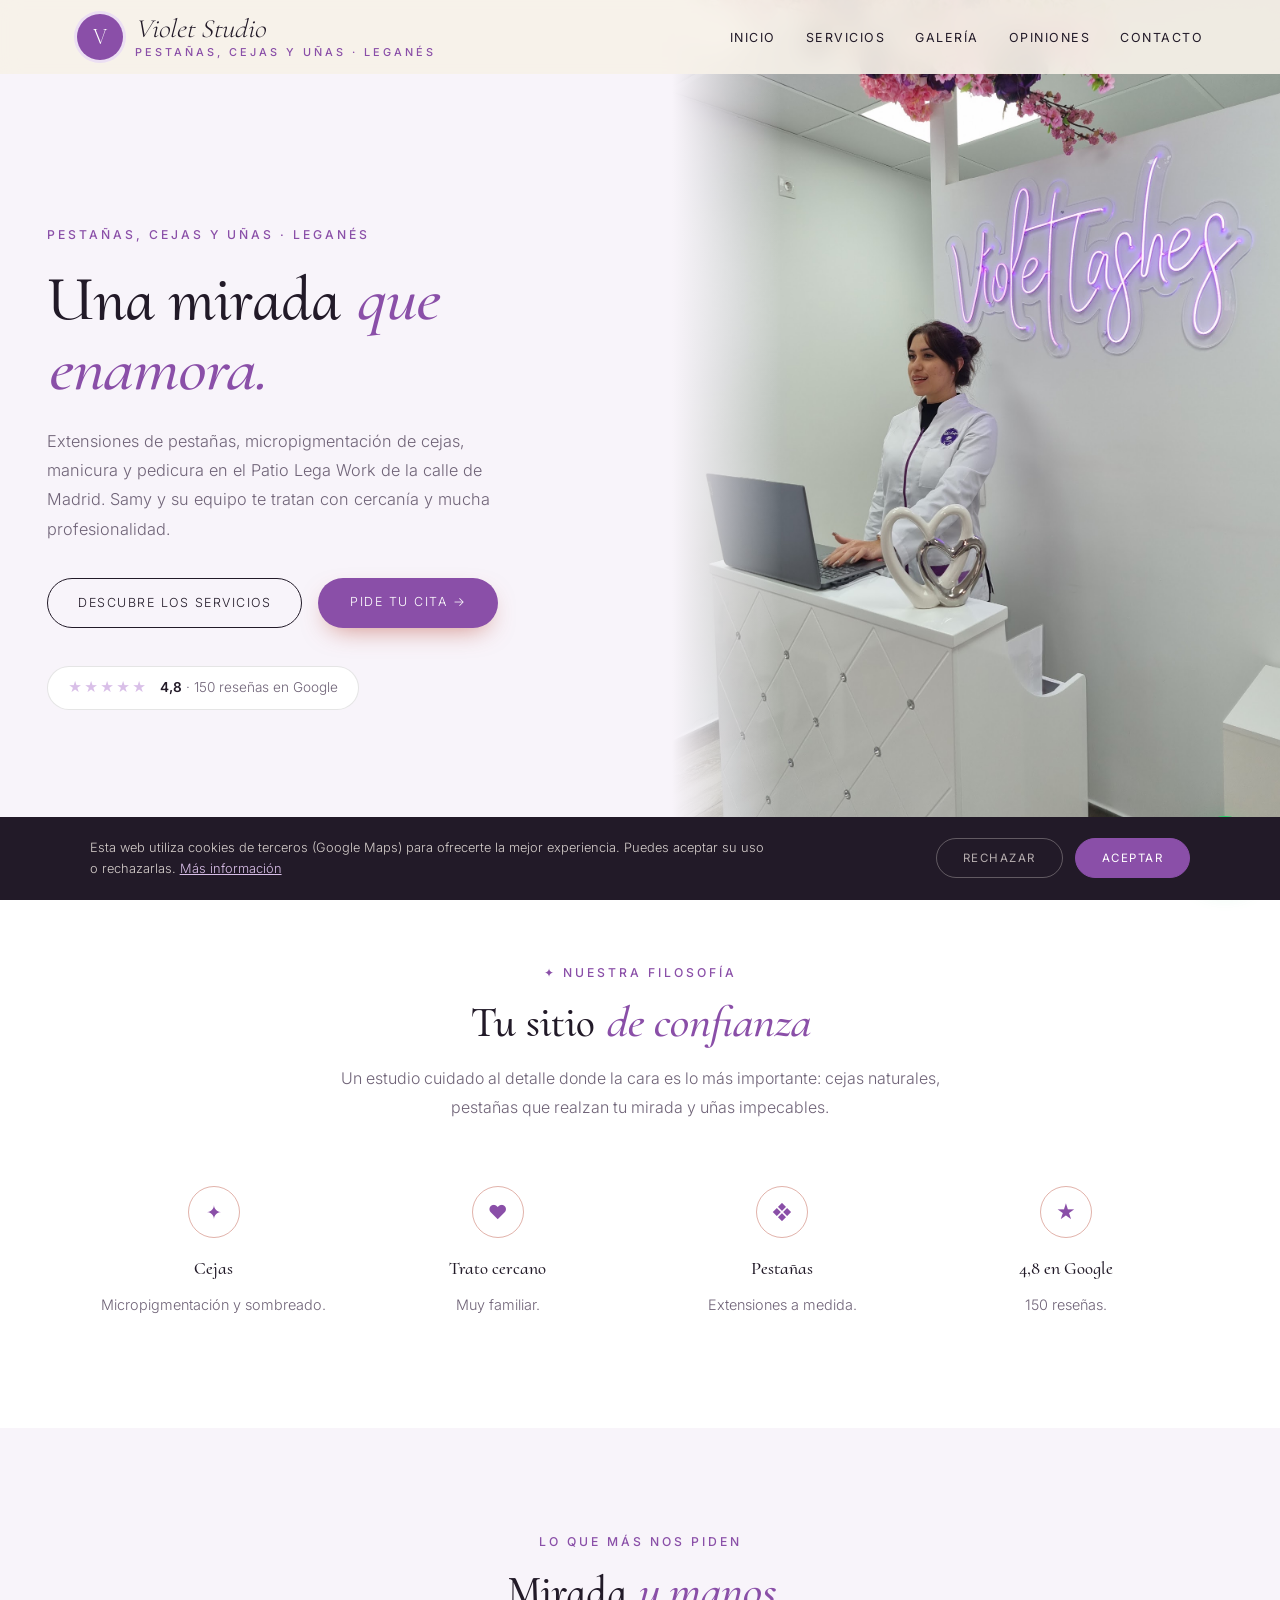
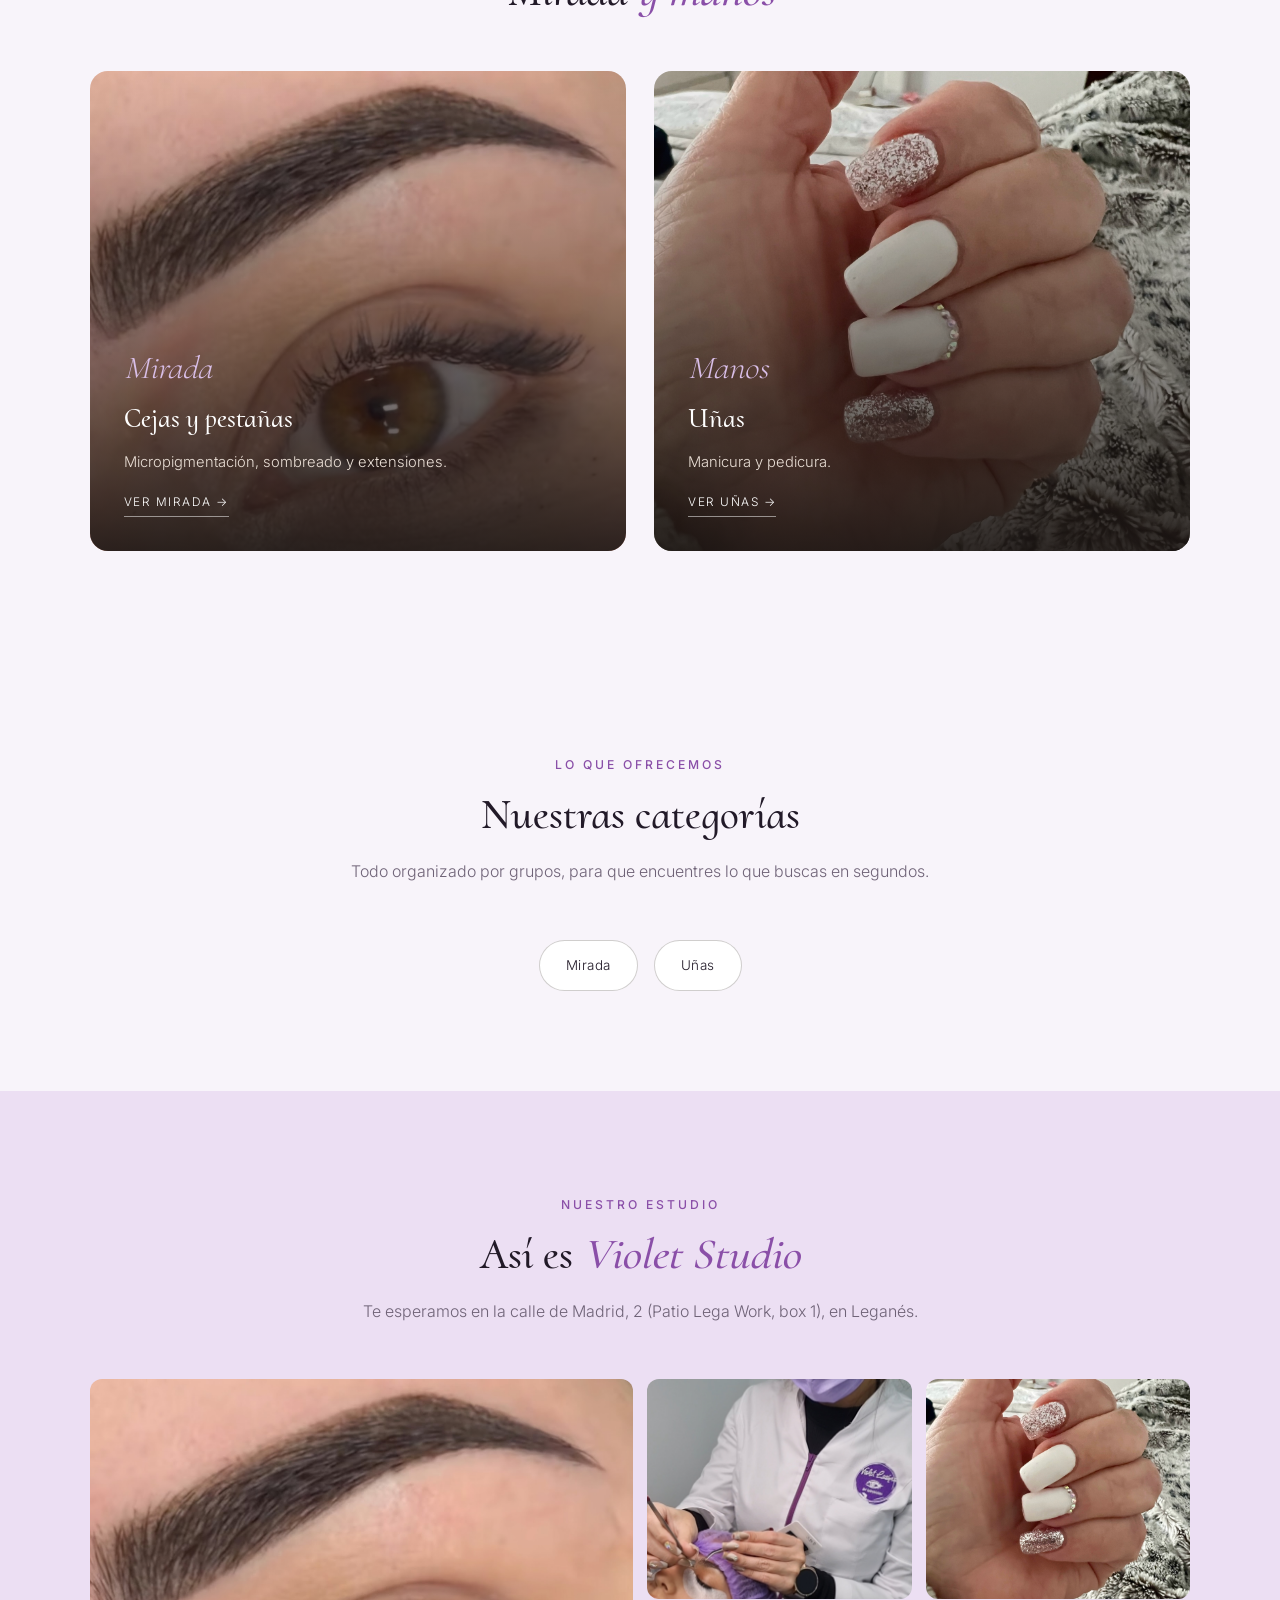
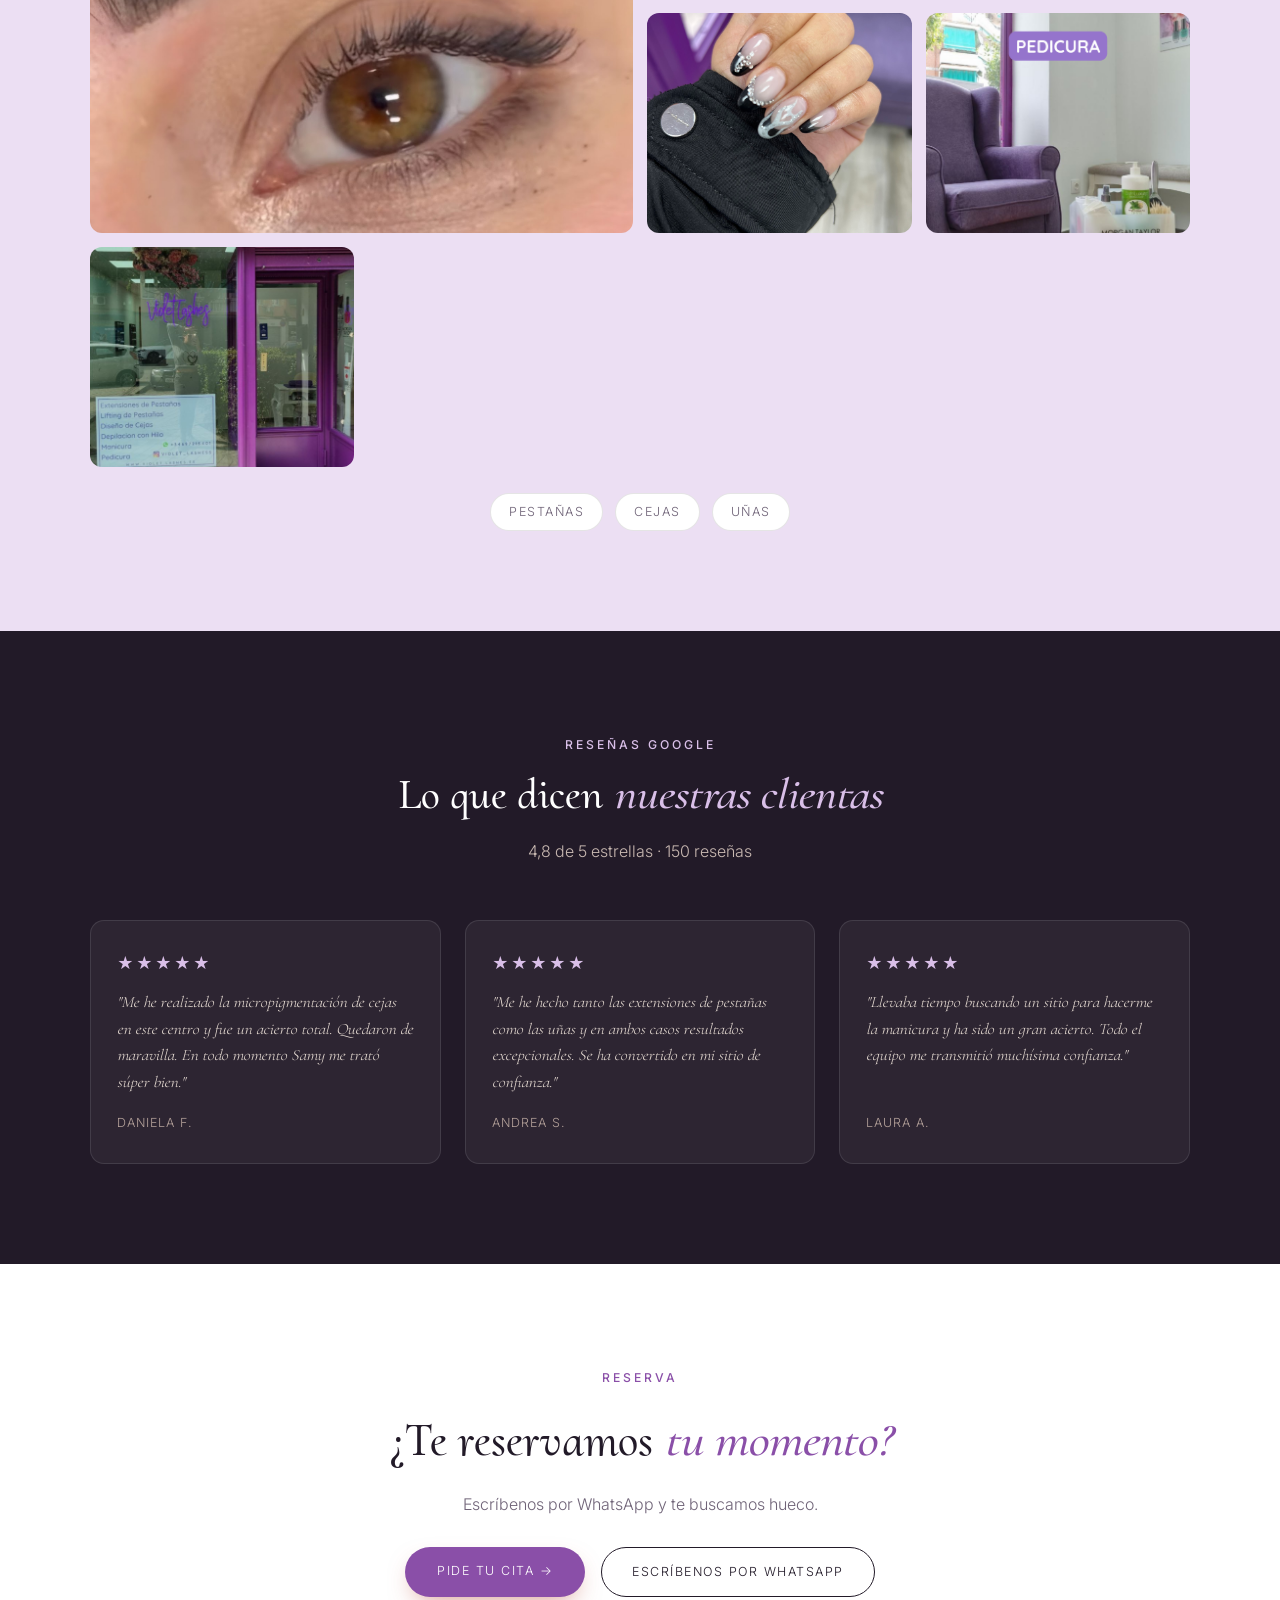
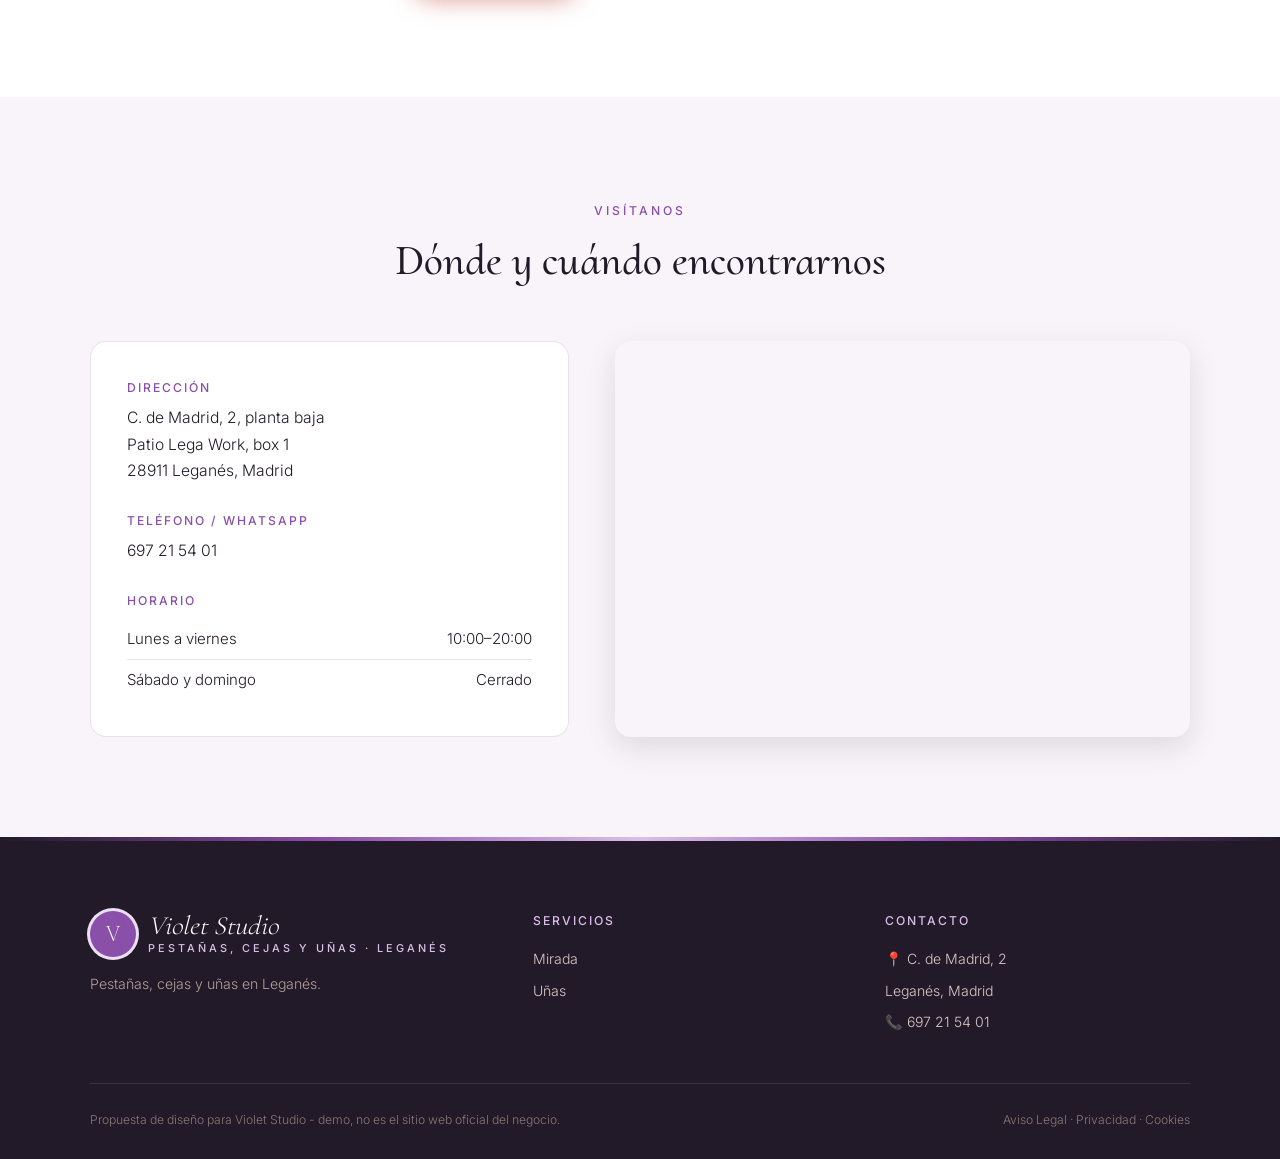
<file: index.html>
<!DOCTYPE html>
<html lang="es">
<head>
<meta charset="UTF-8">
<meta name="viewport" content="width=device-width, initial-scale=1.0">
<title>Violet Studio — Extensiones de pestañas, micropigmentación de cejas y uñas en Leganés</title>
<meta name="description" content="Violet Studio (Violet Lashes), en C. de Madrid 2, Patio Lega Work, Leganés. Extensiones de pestañas, micropigmentación y sombreado de cejas, manicura y pedicura. 4,8★ con 150 reseñas en Google.">
<meta name="theme-color" content="#221a28">
<meta property="og:title" content="Violet Studio · Leganés">
<meta property="og:image" content="maps_02.jpg">

<link rel="preconnect" href="https://fonts.googleapis.com"><link rel="preconnect" href="https://fonts.gstatic.com" crossorigin><link href="https://fonts.googleapis.com/css2?family=Cormorant+Upright:wght@500;600&family=Inter:wght@300;400;500;600&display=swap" rel="stylesheet">
<link rel="stylesheet" href="styles.css">
</head>
<body>

<header id="header">
  <a href="index.html" class="logo" aria-label="Violet Studio, inicio"><span class="logo-mark">V</span><span class="logo-text"><span class="script">Violet Studio</span><small>pestañas, cejas y uñas · Leganés</small></span></a>
  <nav id="nav" aria-label="Navegación principal"><ul><li><a href="index.html#inicio">Inicio</a></li><li><a href="servicios.html">Servicios</a></li><li><a href="index.html#galeria">Galería</a></li><li><a href="index.html#opiniones">Opiniones</a></li><li><a href="index.html#contacto">Contacto</a></li></ul></nav><button class="nav-toggle" id="navToggle" aria-label="Abrir menú">☰</button>
</header>

<section class="hero" id="inicio">
  <div class="hero-text">
    <span class="eyebrow">Pestañas, cejas y uñas · Leganés</span>
    <h1>Una mirada <em>que enamora.</em></h1>
    <p>Extensiones de pestañas, micropigmentación de cejas, manicura y pedicura en el Patio Lega Work de la calle de Madrid. Samy y su equipo te tratan con cercanía y mucha profesionalidad.</p>
    <div class="hero-ctas">
      <a href="servicios.html" class="btn-outline">Descubre los servicios</a>
      <a href="https://wa.me/34697215401?text=Hola%2C%20quiero%20pedir%20cita%20en%20Violet%20Studio" class="btn-solid" target="_blank" rel="noopener">Pide tu cita →</a>
    </div>
    <a class="hero-rating" href="https://www.google.com/maps/search/?api=1&query=Violet+Studio,+Calle+de+Madrid+2,+Leganes" target="_blank" rel="noopener"><span class="stars">★★★★★</span><span><strong>4,8</strong> · 150 reseñas en Google</span></a>
  </div>
  <div class="hero-img"><img src="maps_02.jpg" alt="Recepción de Violet Studio en Leganés" style="object-position:center 40%;"></div>
</section>

<section class="trust">
  <div class="section-head">
    <span class="eyebrow">✦ Nuestra filosofía</span>
    <h2>Tu sitio <em>de confianza</em></h2>
    <p>Un estudio cuidado al detalle donde la cara es lo más importante: cejas naturales, pestañas que realzan tu mirada y uñas impecables.</p>
  </div>
  <div class="trust-grid">
    <div class="trust-card"><span class="trust-ic">✦</span><h3>Cejas</h3><p>Micropigmentación y sombreado.</p></div>
    <div class="trust-card"><span class="trust-ic">♥</span><h3>Trato cercano</h3><p>Muy familiar.</p></div>
    <div class="trust-card"><span class="trust-ic">❖</span><h3>Pestañas</h3><p>Extensiones a medida.</p></div>
    <div class="trust-card"><span class="trust-ic">★</span><h3>4,8 en Google</h3><p>150 reseñas.</p></div>
  </div>
</section>

<section class="worlds">
  <div class="section-head">
    <span class="eyebrow">Lo que más nos piden</span>
    <h2>Mirada <em>y manos</em></h2>
  </div>
  <div class="worlds-grid">
    <a href="servicios.html#mirada" class="world-card"><img src="maps_08.jpg" alt="Cejas y pestañas"><div class="world-text"><span class="script">Mirada</span><h3>Cejas y pestañas</h3><p>Micropigmentación, sombreado y extensiones.</p><span class="world-link">Ver mirada →</span></div></a>
    <a href="servicios.html#unas" class="world-card"><img src="maps_05.jpg" alt="Uñas"><div class="world-text"><span class="script">Manos</span><h3>Uñas</h3><p>Manicura y pedicura.</p><span class="world-link">Ver uñas →</span></div></a>
  </div>
</section>

<section>
  <div class="section-head">
    <span class="eyebrow">Lo que ofrecemos</span>
    <h2>Nuestras categorías</h2>
    <p>Todo organizado por grupos, para que encuentres lo que buscas en segundos.</p>
  </div>
  <div class="cat-pills">
    <a href="servicios.html#mirada" class="cat-pill">Mirada</a>
    <a href="servicios.html#unas" class="cat-pill">Uñas</a>
  </div>
</section>

<section class="gallery-wrap" id="galeria">
  <div class="section-head">
    <span class="eyebrow">Nuestro estudio</span>
    <h2>Así es <em>Violet Studio</em></h2>
    <p>Te esperamos en la calle de Madrid, 2 (Patio Lega Work, box 1), en Leganés.</p>
  </div>
  <div class="gallery">
    <figure class="big"><img src="maps_08.jpg" alt="Cejas y pestañas" loading="lazy"></figure>
    <figure><img src="maps_10.jpg" alt="Extensiones de pestañas" loading="lazy"></figure>
    <figure><img src="maps_05.jpg" alt="Manicura con brillo" loading="lazy"></figure>
    <figure><img src="maps_07.jpg" alt="Uñas decoradas" loading="lazy"></figure>
    <figure><img src="maps_03.jpg" alt="Zona de pedicura" loading="lazy"></figure>
    <figure><img src="maps_01.jpg" alt="Fachada de Violet Studio" loading="lazy"></figure>
  </div>
  <div class="brands"><span>Pestañas</span><span>Cejas</span><span>Uñas</span></div>
</section>

<section class="reviews-wrap" id="opiniones">
  <div class="section-head">
    <span class="eyebrow">Reseñas Google</span>
    <h2>Lo que dicen <em>nuestras clientas</em></h2>
    <p>4,8 de 5 estrellas · 150 reseñas</p>
  </div>
  <div class="review-grid">
    <div class="review-card"><div class="stars">★★★★★</div><p>"Me he realizado la micropigmentación de cejas en este centro y fue un acierto total. Quedaron de maravilla. En todo momento Samy me trató súper bien."</p><cite>Daniela F.</cite></div>
    <div class="review-card"><div class="stars">★★★★★</div><p>"Me he hecho tanto las extensiones de pestañas como las uñas y en ambos casos resultados excepcionales. Se ha convertido en mi sitio de confianza."</p><cite>Andrea S.</cite></div>
    <div class="review-card"><div class="stars">★★★★★</div><p>"Llevaba tiempo buscando un sitio para hacerme la manicura y ha sido un gran acierto. Todo el equipo me transmitió muchísima confianza."</p><cite>Laura A.</cite></div>
  </div>
</section>

<section class="cta-section">
  <span class="eyebrow">Reserva</span>
  <h2>¿Te reservamos <em>tu momento?</em></h2>
  <p>Escríbenos por WhatsApp y te buscamos hueco.</p>
  <div class="cta-row">
    <a href="https://wa.me/34697215401?text=Hola%2C%20quiero%20pedir%20cita%20en%20Violet%20Studio" class="btn-solid" target="_blank" rel="noopener">Pide tu cita →</a>
    <a href="https://wa.me/34697215401?text=Hola%2C%20quiero%20pedir%20cita%20en%20Violet%20Studio" class="btn-outline" target="_blank" rel="noopener">Escríbenos por WhatsApp</a>
  </div>
</section>

<section class="contact-section" id="contacto">
  <div class="section-head">
    <span class="eyebrow">Visítanos</span>
    <h2>Dónde y cuándo encontrarnos</h2>
  </div>
  <div class="contact-grid">
    <div class="contact-info">
      <div class="contact-block"><h3>Dirección</h3><p>C. de Madrid, 2, planta baja<br>Patio Lega Work, box 1<br>28911 Leganés, Madrid</p></div>
      <div class="contact-block"><h3>Teléfono / WhatsApp</h3><p><a href="tel:+34697215401">697 21 54 01</a></p></div>
      <div class="contact-block"><h3>Horario</h3><ul class="hours-list"><li><span>Lunes a viernes</span><span>10:00–20:00</span></li><li><span>Sábado y domingo</span><span>Cerrado</span></li></ul></div>
      
    </div>
    <div class="contact-map">
      <iframe title="Mapa de Violet Studio" src="https://www.google.com/maps?q=Violet+Studio,+Calle+de+Madrid+2,+Leganes&output=embed" width="100%" height="100%" style="border:0;" allowfullscreen="" loading="lazy" referrerpolicy="no-referrer-when-downgrade"></iframe>
    </div>
  </div>
</section>

<footer>
  <div class="footer-grid">
    <div class="footer-brand">
      <a href="index.html" class="logo light"><span class="logo-mark">V</span><span class="logo-text"><span class="script">Violet Studio</span><small>pestañas, cejas y uñas · Leganés</small></span></a>
      <p>Pestañas, cejas y uñas en Leganés.</p>
    </div>
    <div><h4>Servicios</h4><ul><li><a href="servicios.html#mirada">Mirada</a></li><li><a href="servicios.html#unas">Uñas</a></li></ul></div>
    <div><h4>Contacto</h4><ul><li>📍 C. de Madrid, 2</li><li>Leganés, Madrid</li><li>📞 <a href="tel:+34697215401">697 21 54 01</a></li></ul></div>
  </div>
  <div class="footer-bottom">
    <span>Propuesta de diseño para Violet Studio - demo, no es el sitio web oficial del negocio.</span>
    <span><a href="aviso-legal.html">Aviso Legal</a> &middot; <a href="politica-privacidad.html">Privacidad</a> &middot; <a href="politica-cookies.html">Cookies</a></span>
  </div>
</footer>

<div id="cookie-banner" class="cookie-banner"><p>Esta web utiliza cookies de terceros (Google Maps) para ofrecerte la mejor experiencia. Puedes aceptar su uso o rechazarlas. <a href="politica-cookies.html">Más información</a></p><div class="cookie-actions"><button onclick="setCookieChoice('rejected')" class="ck-reject">Rechazar</button><button onclick="setCookieChoice('accepted')" class="ck-accept">Aceptar</button></div></div>
<div class="social-fabs"><a class="wa-fab" href="https://wa.me/34697215401?text=Hola%2C%20quiero%20pedir%20cita%20en%20Violet%20Studio" target="_blank" rel="noopener" aria-label="Escribir por WhatsApp"><svg width="28" height="28" viewBox="0 0 24 24" fill="white"><path d="M17.5 14.4c-.3-.1-1.8-.9-2-1s-.5-.1-.7.1-.8 1-.9 1.2-.3.2-.6.1a8.2 8.2 0 0 1-2.4-1.5 9 9 0 0 1-1.7-2.1c-.2-.3 0-.5.1-.6l.4-.5.3-.5v-.5l-.9-2.2c-.2-.6-.5-.5-.7-.5h-.6a1.1 1.1 0 0 0-.8.4 3.4 3.4 0 0 0-1 2.5 5.9 5.9 0 0 0 1.2 3.1 13.5 13.5 0 0 0 5.2 4.6c2.6 1 2.6.7 3.1.6a2.6 2.6 0 0 0 1.7-1.2 2.1 2.1 0 0 0 .2-1.2c-.1-.1-.3-.2-.6-.3ZM12 21.8a9.8 9.8 0 0 1-5-1.4l-.4-.2-3.7 1 1-3.6-.2-.4A9.8 9.8 0 1 1 12 21.8Zm8.4-18.3A11.8 11.8 0 0 0 1.8 17.7L.2 23.8l6.3-1.6a11.8 11.8 0 0 0 5.6 1.4A11.8 11.8 0 0 0 20.4 3.5Z"/></svg></a></div>
<script src="main.js"></script>
</body>
</html>
</file>
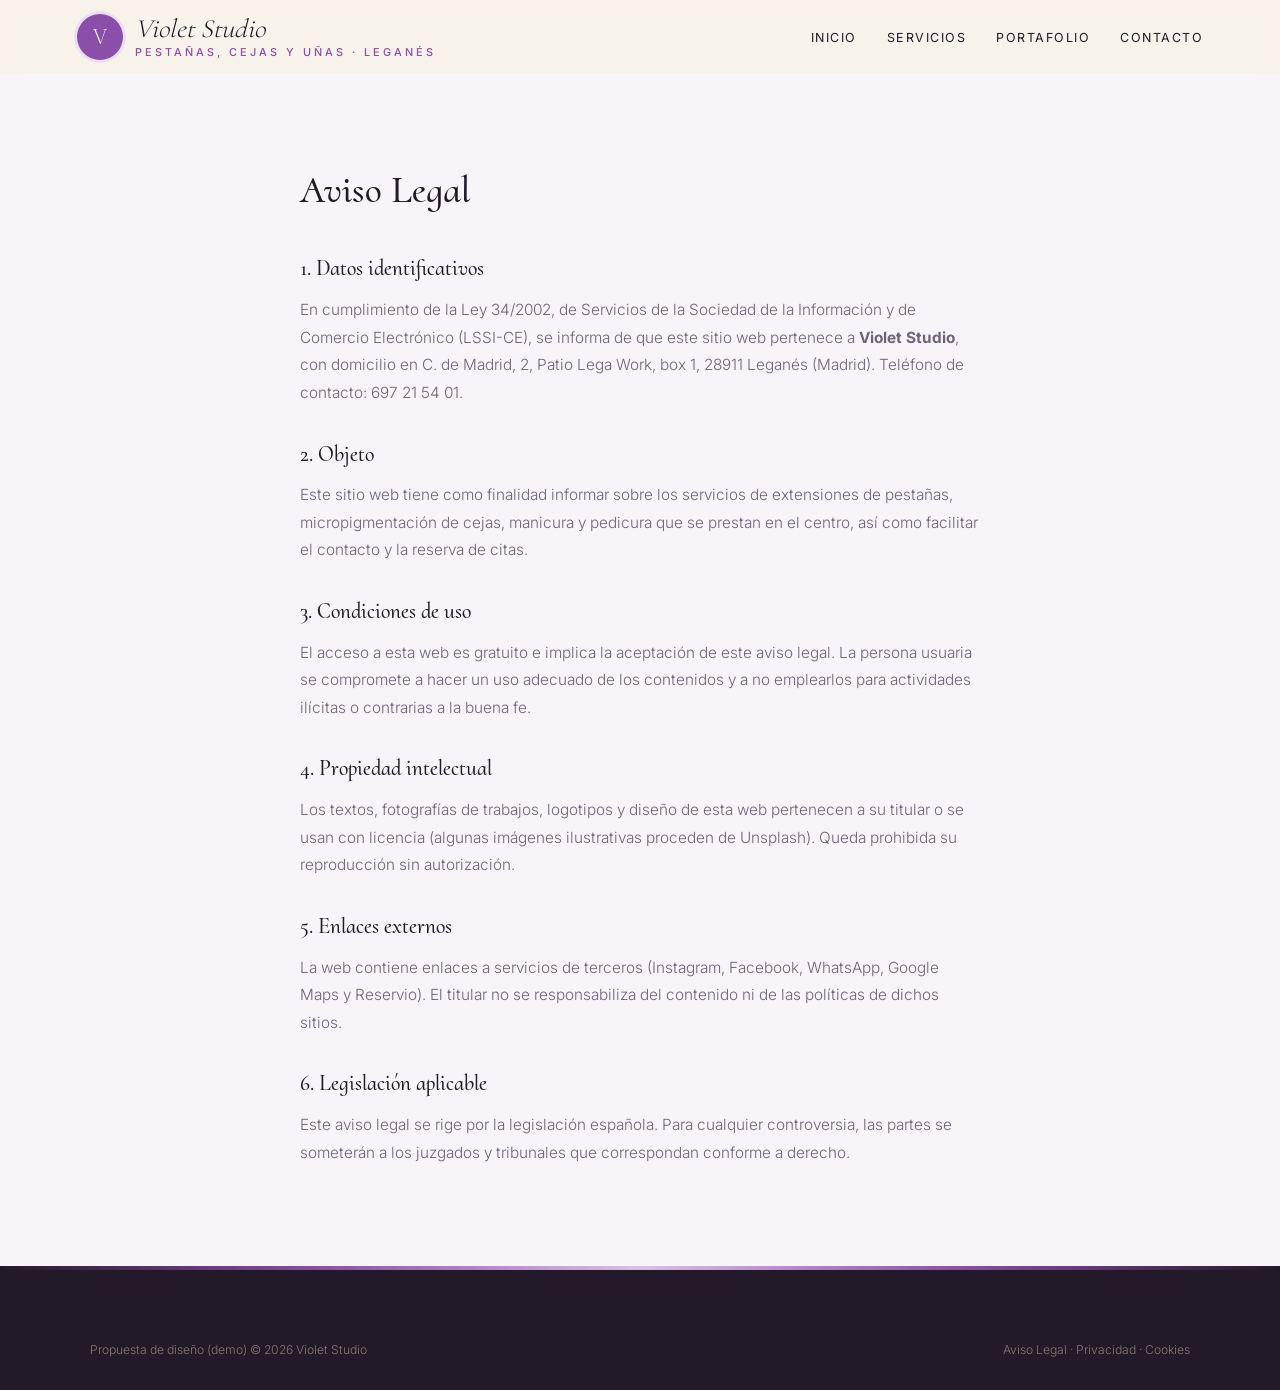
<file: aviso-legal.html>
<!DOCTYPE html>
<html lang="es">
<head>
<meta charset="UTF-8">
<meta name="viewport" content="width=device-width, initial-scale=1.0">
<title>Aviso Legal — Violet Studio</title>
<meta name="robots" content="noindex">

<link rel="preconnect" href="https://fonts.googleapis.com">
<link href="https://fonts.googleapis.com/css2?family=Cormorant+Upright:wght@500;600&family=Inter:wght@300;400;500;600&display=swap" rel="stylesheet">
<link rel="stylesheet" href="styles.css">
</head>
<body>
<header id="header" class="scrolled">
  <a href="index.html" class="logo" aria-label="Violet Studio, inicio">
    <span class="logo-mark">V</span>
    <span class="logo-text"><span class="script">Violet Studio</span><small>pestañas, cejas y uñas · Leganés</small></span>
  </a>
  <nav id="nav" aria-label="Navegación principal">
    <ul>
      <li><a href="index.html#inicio">Inicio</a></li>
      <li><a href="servicios.html">Servicios</a></li>
      <li><a href="portafolio.html">Portafolio</a></li>
      <li><a href="index.html#contacto">Contacto</a></li>
    </ul>
  </nav>
  <button class="nav-toggle" id="navToggle" aria-label="Abrir menú">☰</button>
</header>
<main class="legal"><h1>Aviso Legal</h1>
<h2>1. Datos identificativos</h2>
<p>En cumplimiento de la Ley 34/2002, de Servicios de la Sociedad de la Información y de Comercio Electrónico (LSSI-CE), se informa de que este sitio web pertenece a <strong>Violet Studio</strong>, con domicilio en C. de Madrid, 2, Patio Lega Work, box 1, 28911 Leganés (Madrid). Teléfono de contacto: 697 21 54 01.</p>
<h2>2. Objeto</h2>
<p>Este sitio web tiene como finalidad informar sobre los servicios de extensiones de pestañas, micropigmentación de cejas, manicura y pedicura que se prestan en el centro, así como facilitar el contacto y la reserva de citas.</p>
<h2>3. Condiciones de uso</h2>
<p>El acceso a esta web es gratuito e implica la aceptación de este aviso legal. La persona usuaria se compromete a hacer un uso adecuado de los contenidos y a no emplearlos para actividades ilícitas o contrarias a la buena fe.</p>
<h2>4. Propiedad intelectual</h2>
<p>Los textos, fotografías de trabajos, logotipos y diseño de esta web pertenecen a su titular o se usan con licencia (algunas imágenes ilustrativas proceden de Unsplash). Queda prohibida su reproducción sin autorización.</p>
<h2>5. Enlaces externos</h2>
<p>La web contiene enlaces a servicios de terceros (Instagram, Facebook, WhatsApp, Google Maps y Reservio). El titular no se responsabiliza del contenido ni de las políticas de dichos sitios.</p>
<h2>6. Legislación aplicable</h2>
<p>Este aviso legal se rige por la legislación española. Para cualquier controversia, las partes se someterán a los juzgados y tribunales que correspondan conforme a derecho.</p></main>
<footer>
  <div class="footer-bottom" style="margin-top:0">
    <span>Propuesta de diseño (demo) © 2026 Violet Studio</span>
    <span><a href="aviso-legal.html">Aviso Legal</a> &middot; <a href="politica-privacidad.html">Privacidad</a> &middot; <a href="politica-cookies.html">Cookies</a></span>
  </div>
</footer>
<script src="main.js"></script>
</body>
</html>
</file>
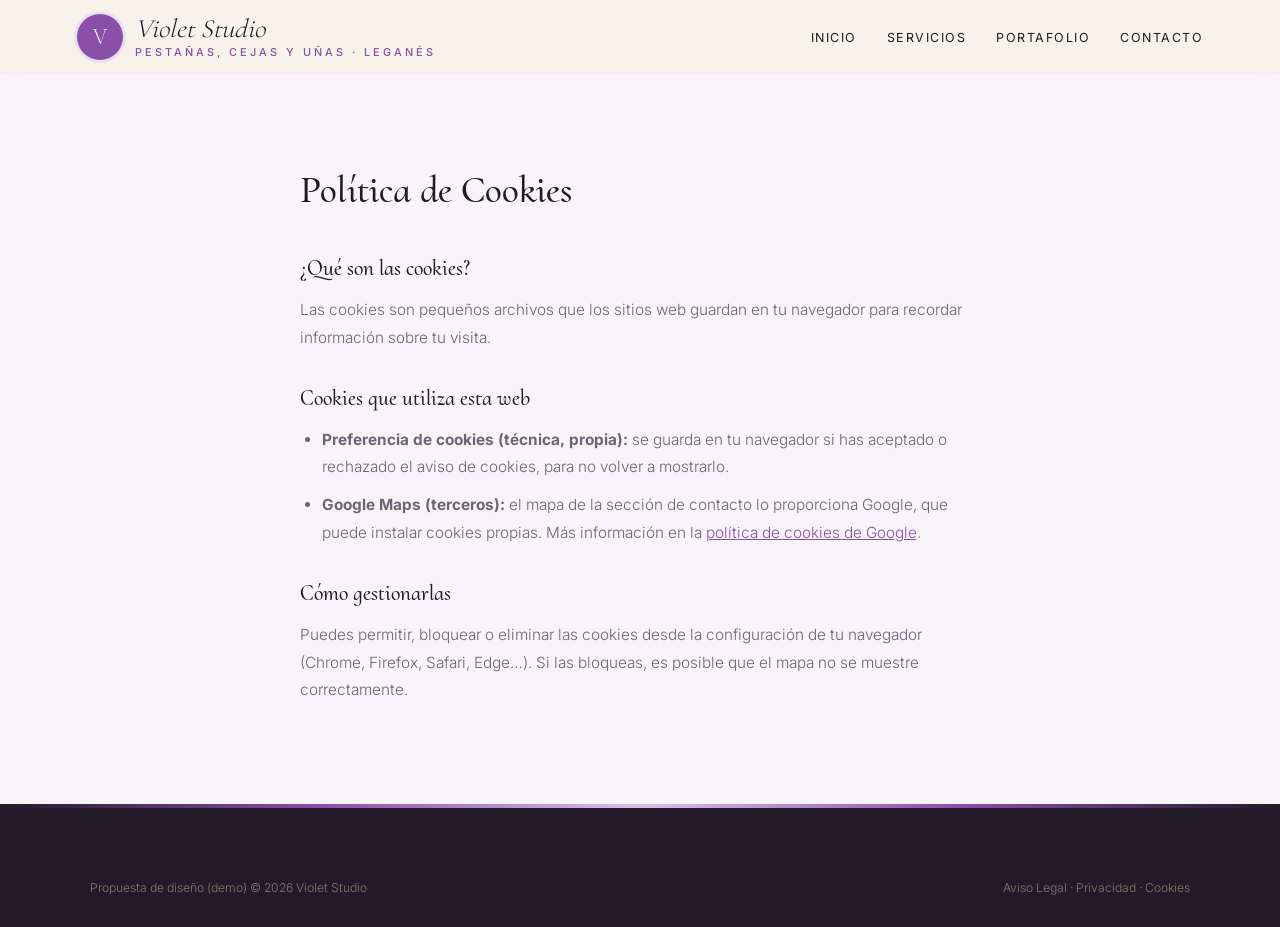
<file: politica-cookies.html>
<!DOCTYPE html>
<html lang="es">
<head>
<meta charset="UTF-8">
<meta name="viewport" content="width=device-width, initial-scale=1.0">
<title>Política de Cookies — Violet Studio</title>
<meta name="robots" content="noindex">

<link rel="preconnect" href="https://fonts.googleapis.com">
<link href="https://fonts.googleapis.com/css2?family=Cormorant+Upright:wght@500;600&family=Inter:wght@300;400;500;600&display=swap" rel="stylesheet">
<link rel="stylesheet" href="styles.css">
</head>
<body>
<header id="header" class="scrolled">
  <a href="index.html" class="logo" aria-label="Violet Studio, inicio">
    <span class="logo-mark">V</span>
    <span class="logo-text"><span class="script">Violet Studio</span><small>pestañas, cejas y uñas · Leganés</small></span>
  </a>
  <nav id="nav" aria-label="Navegación principal">
    <ul>
      <li><a href="index.html#inicio">Inicio</a></li>
      <li><a href="servicios.html">Servicios</a></li>
      <li><a href="portafolio.html">Portafolio</a></li>
      <li><a href="index.html#contacto">Contacto</a></li>
    </ul>
  </nav>
  <button class="nav-toggle" id="navToggle" aria-label="Abrir menú">☰</button>
</header>
<main class="legal"><h1>Política de Cookies</h1>
<h2>¿Qué son las cookies?</h2>
<p>Las cookies son pequeños archivos que los sitios web guardan en tu navegador para recordar información sobre tu visita.</p>
<h2>Cookies que utiliza esta web</h2>
<ul>
<li><strong>Preferencia de cookies (técnica, propia):</strong> se guarda en tu navegador si has aceptado o rechazado el aviso de cookies, para no volver a mostrarlo.</li>
<li><strong>Google Maps (terceros):</strong> el mapa de la sección de contacto lo proporciona Google, que puede instalar cookies propias. Más información en la <a href="https://policies.google.com/technologies/cookies" target="_blank" rel="noopener">política de cookies de Google</a>.</li>
</ul>
<h2>Cómo gestionarlas</h2>
<p>Puedes permitir, bloquear o eliminar las cookies desde la configuración de tu navegador (Chrome, Firefox, Safari, Edge…). Si las bloqueas, es posible que el mapa no se muestre correctamente.</p></main>
<footer>
  <div class="footer-bottom" style="margin-top:0">
    <span>Propuesta de diseño (demo) © 2026 Violet Studio</span>
    <span><a href="aviso-legal.html">Aviso Legal</a> &middot; <a href="politica-privacidad.html">Privacidad</a> &middot; <a href="politica-cookies.html">Cookies</a></span>
  </div>
</footer>
<script src="main.js"></script>
</body>
</html>
</file>
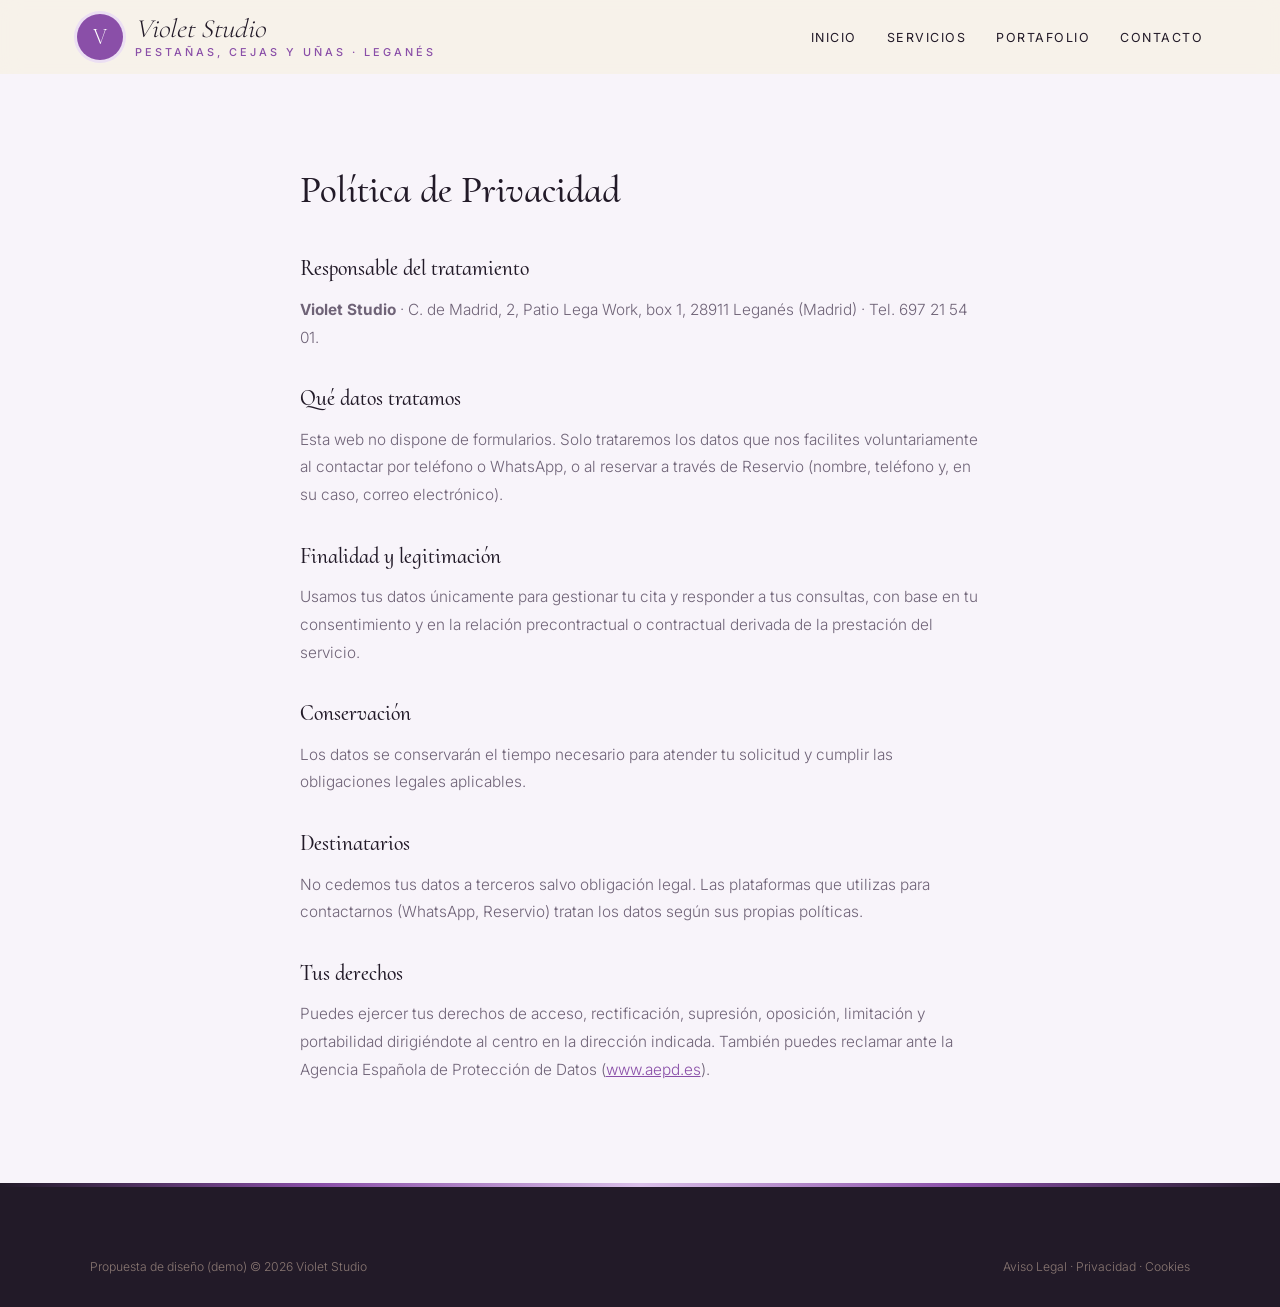
<file: politica-privacidad.html>
<!DOCTYPE html>
<html lang="es">
<head>
<meta charset="UTF-8">
<meta name="viewport" content="width=device-width, initial-scale=1.0">
<title>Política de Privacidad — Violet Studio</title>
<meta name="robots" content="noindex">

<link rel="preconnect" href="https://fonts.googleapis.com">
<link href="https://fonts.googleapis.com/css2?family=Cormorant+Upright:wght@500;600&family=Inter:wght@300;400;500;600&display=swap" rel="stylesheet">
<link rel="stylesheet" href="styles.css">
</head>
<body>
<header id="header" class="scrolled">
  <a href="index.html" class="logo" aria-label="Violet Studio, inicio">
    <span class="logo-mark">V</span>
    <span class="logo-text"><span class="script">Violet Studio</span><small>pestañas, cejas y uñas · Leganés</small></span>
  </a>
  <nav id="nav" aria-label="Navegación principal">
    <ul>
      <li><a href="index.html#inicio">Inicio</a></li>
      <li><a href="servicios.html">Servicios</a></li>
      <li><a href="portafolio.html">Portafolio</a></li>
      <li><a href="index.html#contacto">Contacto</a></li>
    </ul>
  </nav>
  <button class="nav-toggle" id="navToggle" aria-label="Abrir menú">☰</button>
</header>
<main class="legal"><h1>Política de Privacidad</h1>
<h2>Responsable del tratamiento</h2>
<p><strong>Violet Studio</strong> · C. de Madrid, 2, Patio Lega Work, box 1, 28911 Leganés (Madrid) · Tel. 697 21 54 01.</p>
<h2>Qué datos tratamos</h2>
<p>Esta web no dispone de formularios. Solo trataremos los datos que nos facilites voluntariamente al contactar por teléfono o WhatsApp, o al reservar a través de Reservio (nombre, teléfono y, en su caso, correo electrónico).</p>
<h2>Finalidad y legitimación</h2>
<p>Usamos tus datos únicamente para gestionar tu cita y responder a tus consultas, con base en tu consentimiento y en la relación precontractual o contractual derivada de la prestación del servicio.</p>
<h2>Conservación</h2>
<p>Los datos se conservarán el tiempo necesario para atender tu solicitud y cumplir las obligaciones legales aplicables.</p>
<h2>Destinatarios</h2>
<p>No cedemos tus datos a terceros salvo obligación legal. Las plataformas que utilizas para contactarnos (WhatsApp, Reservio) tratan los datos según sus propias políticas.</p>
<h2>Tus derechos</h2>
<p>Puedes ejercer tus derechos de acceso, rectificación, supresión, oposición, limitación y portabilidad dirigiéndote al centro en la dirección indicada. También puedes reclamar ante la Agencia Española de Protección de Datos (<a href="https://www.aepd.es" target="_blank" rel="noopener">www.aepd.es</a>).</p></main>
<footer>
  <div class="footer-bottom" style="margin-top:0">
    <span>Propuesta de diseño (demo) © 2026 Violet Studio</span>
    <span><a href="aviso-legal.html">Aviso Legal</a> &middot; <a href="politica-privacidad.html">Privacidad</a> &middot; <a href="politica-cookies.html">Cookies</a></span>
  </div>
</footer>
<script src="main.js"></script>
</body>
</html>
</file>
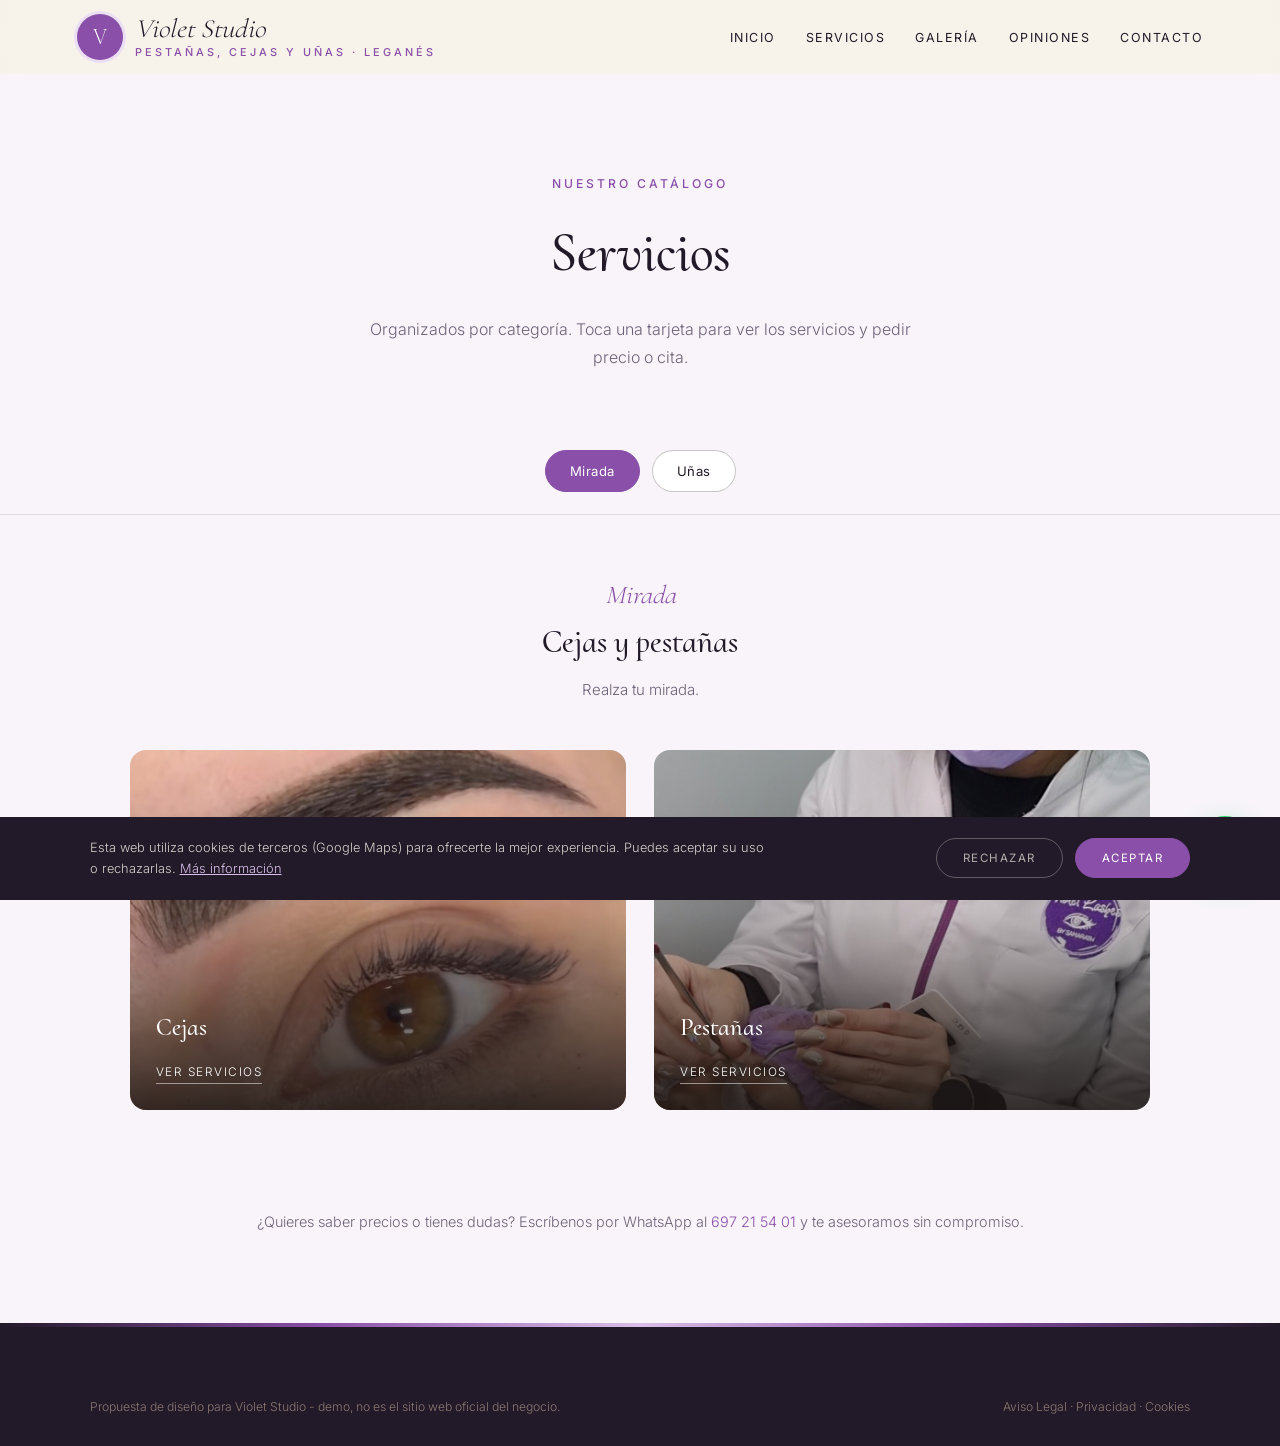
<file: servicios.html>
<!DOCTYPE html>
<html lang="es">
<head>
<meta charset="UTF-8">
<meta name="viewport" content="width=device-width, initial-scale=1.0">
<title>Servicios — Violet Studio · Leganés</title>
<meta name="description" content="Servicios de Violet Studio en Leganés.">

<link rel="preconnect" href="https://fonts.googleapis.com"><link rel="preconnect" href="https://fonts.gstatic.com" crossorigin><link href="https://fonts.googleapis.com/css2?family=Cormorant+Upright:wght@500;600&family=Inter:wght@300;400;500;600&display=swap" rel="stylesheet">
<link rel="stylesheet" href="styles.css">
</head>
<body>

<header id="header" class="scrolled">
  <a href="index.html" class="logo" aria-label="Violet Studio, inicio"><span class="logo-mark">V</span><span class="logo-text"><span class="script">Violet Studio</span><small>pestañas, cejas y uñas · Leganés</small></span></a>
  <nav id="nav" aria-label="Navegación principal"><ul><li><a href="index.html#inicio">Inicio</a></li><li><a href="servicios.html">Servicios</a></li><li><a href="index.html#galeria">Galería</a></li><li><a href="index.html#opiniones">Opiniones</a></li><li><a href="index.html#contacto">Contacto</a></li></ul></nav><button class="nav-toggle" id="navToggle" aria-label="Abrir menú">☰</button>
</header>

<div class="page-hero">
  <span class="eyebrow">Nuestro catálogo</span>
  <h1>Servicios</h1>
  <p>Organizados por categoría. Toca una tarjeta para ver los servicios y pedir precio o cita.</p>
</div>

<div class="tabs">
  <button class="tab-btn active" data-tab="mirada">Mirada</button>
  <button class="tab-btn" data-tab="unas">Uñas</button>
  
</div>

<div class="tab-panel active" id="mirada">
  <div class="tab-intro"><span class="script">Mirada</span><h2>Cejas y pestañas</h2><p>Realza tu mirada.</p></div>
  <div class="cat-grid">
    <div class="cat-card" onclick="openModal('cejas')"><img src="maps_08.jpg" alt="Cejas" loading="lazy"><div class="cat-card-text"><h3>Cejas</h3><span>Ver servicios</span></div></div>
    <div class="cat-card" onclick="openModal('pestanas')"><img src="maps_10.jpg" alt="Pestañas" loading="lazy"><div class="cat-card-text"><h3>Pestañas</h3><span>Ver servicios</span></div></div>
  </div>
</div>

<div class="tab-panel" id="unas">
  <div class="tab-intro"><span class="script">Manos</span><h2>Uñas</h2><p>Manos y pies impecables.</p></div>
  <div class="cat-grid">
    <div class="cat-card" onclick="openModal('manicura')"><img src="maps_05.jpg" alt="Manicura" loading="lazy"><div class="cat-card-text"><h3>Manicura</h3><span>Ver servicios</span></div></div>
    <div class="cat-card" onclick="openModal('pedicura')"><img src="maps_03.jpg" alt="Pedicura" loading="lazy"><div class="cat-card-text"><h3>Pedicura</h3><span>Ver servicios</span></div></div>
  </div>
</div>


<p class="services-note">¿Quieres saber precios o tienes dudas? Escríbenos por WhatsApp al <a href="https://wa.me/34697215401" target="_blank" rel="noopener" style="color:var(--red)">697 21 54 01</a> y te asesoramos sin compromiso.</p>

<div class="modal-overlay" id="modal-cejas"><div class="modal">
  <button class="modal-close" onclick="closeModal('cejas')" aria-label="Cerrar">×</button>
  <h3>Cejas</h3><p class="modal-sub">Mirada</p>
  <div class="svc-row"><div><div class="svc-name">Micropigmentación de cejas</div><span class="svc-desc"></span></div><div class="svc-price">Consultar</div></div>
  <div class="svc-row"><div><div class="svc-name">Sombreado de cejas</div><span class="svc-desc"></span></div><div class="svc-price">Consultar</div></div>
  <div class="svc-row"><div><div class="svc-name">Retoque</div><span class="svc-desc"></span></div><div class="svc-price">Consultar</div></div>
  <a class="modal-cta alt" href="https://wa.me/34697215401?text=Hola%2C%20quiero%20informaci%C3%B3n%20sobre%20cejas" target="_blank" rel="noopener">Pedir cita por WhatsApp</a>
</div></div>

<div class="modal-overlay" id="modal-pestanas"><div class="modal">
  <button class="modal-close" onclick="closeModal('pestanas')" aria-label="Cerrar">×</button>
  <h3>Pestañas</h3><p class="modal-sub">Mirada</p>
  <div class="svc-row"><div><div class="svc-name">Extensiones de pestañas</div><span class="svc-desc"></span></div><div class="svc-price">Consultar</div></div>
  <a class="modal-cta alt" href="https://wa.me/34697215401?text=Hola%2C%20quiero%20informaci%C3%B3n%20sobre%20pesta%C3%B1as" target="_blank" rel="noopener">Pedir cita por WhatsApp</a>
</div></div>

<div class="modal-overlay" id="modal-manicura"><div class="modal">
  <button class="modal-close" onclick="closeModal('manicura')" aria-label="Cerrar">×</button>
  <h3>Manicura</h3><p class="modal-sub">Manos</p>
  <div class="svc-row"><div><div class="svc-name">Manicura</div><span class="svc-desc"></span></div><div class="svc-price">Consultar</div></div>
  <div class="svc-row"><div><div class="svc-name">Uñas decoradas</div><span class="svc-desc"></span></div><div class="svc-price">Consultar</div></div>
  <a class="modal-cta alt" href="https://wa.me/34697215401?text=Hola%2C%20quiero%20informaci%C3%B3n%20sobre%20manicura" target="_blank" rel="noopener">Pedir cita por WhatsApp</a>
</div></div>

<div class="modal-overlay" id="modal-pedicura"><div class="modal">
  <button class="modal-close" onclick="closeModal('pedicura')" aria-label="Cerrar">×</button>
  <h3>Pedicura</h3><p class="modal-sub">Pies</p>
  <div class="svc-row"><div><div class="svc-name">Pedicura</div><span class="svc-desc"></span></div><div class="svc-price">Consultar</div></div>
  <a class="modal-cta alt" href="https://wa.me/34697215401?text=Hola%2C%20quiero%20informaci%C3%B3n%20sobre%20pedicura" target="_blank" rel="noopener">Pedir cita por WhatsApp</a>
</div></div>


<footer>
  <div class="footer-bottom" style="margin-top:0">
    <span>Propuesta de diseño para Violet Studio - demo, no es el sitio web oficial del negocio.</span>
    <span><a href="aviso-legal.html">Aviso Legal</a> &middot; <a href="politica-privacidad.html">Privacidad</a> &middot; <a href="politica-cookies.html">Cookies</a></span>
  </div>
</footer>

<div id="cookie-banner" class="cookie-banner"><p>Esta web utiliza cookies de terceros (Google Maps) para ofrecerte la mejor experiencia. Puedes aceptar su uso o rechazarlas. <a href="politica-cookies.html">Más información</a></p><div class="cookie-actions"><button onclick="setCookieChoice('rejected')" class="ck-reject">Rechazar</button><button onclick="setCookieChoice('accepted')" class="ck-accept">Aceptar</button></div></div>
<div class="social-fabs"><a class="wa-fab" href="https://wa.me/34697215401?text=Hola%2C%20quiero%20pedir%20cita%20en%20Violet%20Studio" target="_blank" rel="noopener" aria-label="Escribir por WhatsApp"><svg width="28" height="28" viewBox="0 0 24 24" fill="white"><path d="M17.5 14.4c-.3-.1-1.8-.9-2-1s-.5-.1-.7.1-.8 1-.9 1.2-.3.2-.6.1a8.2 8.2 0 0 1-2.4-1.5 9 9 0 0 1-1.7-2.1c-.2-.3 0-.5.1-.6l.4-.5.3-.5v-.5l-.9-2.2c-.2-.6-.5-.5-.7-.5h-.6a1.1 1.1 0 0 0-.8.4 3.4 3.4 0 0 0-1 2.5 5.9 5.9 0 0 0 1.2 3.1 13.5 13.5 0 0 0 5.2 4.6c2.6 1 2.6.7 3.1.6a2.6 2.6 0 0 0 1.7-1.2 2.1 2.1 0 0 0 .2-1.2c-.1-.1-.3-.2-.6-.3ZM12 21.8a9.8 9.8 0 0 1-5-1.4l-.4-.2-3.7 1 1-3.6-.2-.4A9.8 9.8 0 1 1 12 21.8Zm8.4-18.3A11.8 11.8 0 0 0 1.8 17.7L.2 23.8l6.3-1.6a11.8 11.8 0 0 0 5.6 1.4A11.8 11.8 0 0 0 20.4 3.5Z"/></svg></a></div>
<script src="main.js"></script>
</body>
</html>
</file>
<file: styles.css>
:root{
  --cream:#f8f4fa; --paper:#ffffff; --tint:#ecdff3; --ink:#221a28; --dark:#221a28; --muted:#6f6377;
  --red:#8a4fa8; --red-dark:#6c3a86; --teal:#8a4fa8; --gold:#d9bfe8; --line:rgba(0,0,0,.1);
  --brand-gradient:linear-gradient(90deg,#221a28,#8a4fa8,#d9bfe8,#8a4fa8,#221a28);
}
*{margin:0;padding:0;box-sizing:border-box;}
html{scroll-behavior:smooth;}
body{font-family:'Inter',sans-serif;background:var(--cream);color:var(--ink);overflow-x:hidden;font-weight:300;line-height:1.6;}
a{text-decoration:none;color:inherit;}
h1,h2,h3{font-family:'Cormorant Upright',serif;font-weight:500;}
h1 em,h2 em{font-style:italic;color:var(--red);}
img{max-width:100%;display:block;}
.script{font-family:'Cormorant Upright',serif;font-style:italic;}

/* HEADER */
header{position:fixed;top:0;left:0;right:0;z-index:100;display:flex;justify-content:space-between;align-items:center;padding:14px 6%;background:rgba(247,241,233,.92);backdrop-filter:blur(10px);-webkit-backdrop-filter:blur(10px);transition:box-shadow .3s,padding .3s;}
header.scrolled{box-shadow:0 2px 24px rgba(28,22,20,.1);padding:8px 6%;}
.logo{display:flex;align-items:center;gap:12px;color:var(--dark);}
.logo-badge{width:58px;height:58px;border-radius:50%;object-fit:cover;box-shadow:0 0 0 2px var(--gold),0 6px 16px rgba(28,22,20,.15);transition:width .3s,height .3s;}
header.scrolled .logo-badge{width:46px;height:46px;}
.logo-text{display:flex;flex-direction:column;line-height:1;}
.logo-text .script{font-size:1.65rem;color:var(--dark);}
.logo-text small{font-size:.68rem;letter-spacing:3px;text-transform:uppercase;color:var(--red);margin-top:4px;font-weight:500;}
.logo.light .logo-text .script{color:#fff;}
.logo.light .logo-text small{color:var(--gold);}
nav ul{list-style:none;display:flex;gap:30px;}
nav a{font-size:.78rem;letter-spacing:1.5px;text-transform:uppercase;font-weight:400;position:relative;padding:4px 0;}
nav a::after{content:"";position:absolute;left:0;bottom:-2px;height:1px;width:100%;background:var(--red);transform:scaleX(0);transform-origin:right;transition:transform .3s;}
nav a:hover::after{transform:scaleX(1);transform-origin:left;}
.nav-toggle{display:none;font-size:1.6rem;background:none;border:none;color:var(--dark);cursor:pointer;}

/* BOTONES */
.btn-outline{display:inline-block;border:1px solid var(--dark);color:var(--dark);padding:14px 30px;font-size:.78rem;letter-spacing:1.5px;text-transform:uppercase;border-radius:40px;transition:all .25s;}
.btn-outline:hover{background:var(--dark);color:var(--cream);}
.btn-outline.light{border-color:rgba(255,255,255,.5);color:#fff;}
.btn-outline.light:hover{background:#fff;color:var(--dark);}
.btn-solid{display:inline-block;background:var(--red);color:#fff;padding:14px 32px;font-size:.78rem;letter-spacing:1.5px;text-transform:uppercase;border-radius:40px;transition:transform .25s,box-shadow .25s,background .25s;box-shadow:0 10px 26px -10px rgba(181,64,44,.6);}
.btn-solid:hover{transform:translateY(-2px);background:var(--red-dark);}

/* HERO */
.hero{min-height:95vh;display:grid;grid-template-columns:1.05fr .95fr;align-items:stretch;padding:0;}
.hero-text{display:flex;flex-direction:column;justify-content:center;padding:150px 7% 70px;}
.eyebrow{display:inline-block;color:var(--teal);text-transform:uppercase;letter-spacing:3px;font-size:.76rem;font-weight:500;}
.hero-text .eyebrow{margin-bottom:20px;}
.hero-text h1{font-size:clamp(2.4rem,5vw,3.9rem);line-height:1.12;margin-bottom:22px;color:var(--dark);}
.hero-text p{font-size:1.02rem;color:var(--muted);max-width:470px;line-height:1.8;margin-bottom:34px;}
.hero-ctas{display:flex;gap:16px;flex-wrap:wrap;}
.hero-rating{display:inline-flex;align-items:center;gap:12px;margin-top:38px;padding:10px 20px;border:1px solid var(--line);border-radius:40px;background:var(--paper);font-size:.85rem;color:var(--muted);align-self:flex-start;}
.hero-rating strong{color:var(--dark);font-weight:600;}
.stars{color:var(--gold);letter-spacing:2px;}
.hero-img{position:relative;overflow:hidden;}
.hero-img img{width:100%;height:100%;object-fit:cover;position:absolute;inset:0;}
.hero-img::after{content:"";position:absolute;inset:0;background:linear-gradient(90deg,var(--cream) 0%,rgba(247,241,233,0) 18%);}

/* SECCIONES */
section{padding:100px 7%;}
.section-head{text-align:center;max-width:640px;margin:0 auto 54px;}
.section-head h2{font-size:clamp(1.9rem,4vw,2.7rem);margin-top:12px;color:var(--dark);line-height:1.2;}
.section-head p{margin-top:16px;color:var(--muted);line-height:1.8;}

.trust{background:var(--paper);border-top:4px solid transparent;border-image:var(--brand-gradient) 1;}
.trust-grid{display:grid;grid-template-columns:repeat(auto-fit,minmax(230px,1fr));gap:36px;max-width:1150px;margin:0 auto;}
.trust-card{text-align:center;padding:10px;}
.trust-ic{display:inline-grid;place-items:center;width:52px;height:52px;border-radius:50%;border:1px solid rgba(181,64,44,.4);color:var(--red);font-size:1.2rem;margin-bottom:16px;}
.trust-card h3{font-size:1.15rem;color:var(--dark);margin-bottom:10px;}
.trust-card p{font-size:.9rem;color:var(--muted);line-height:1.7;}

/* DOS MUNDOS */
.worlds{background:var(--cream);}
.worlds-grid{display:grid;grid-template-columns:1fr 1fr;gap:28px;max-width:1150px;margin:0 auto;}
.world-card{position:relative;border-radius:18px;overflow:hidden;min-height:480px;display:flex;align-items:flex-end;color:#fff;}
.world-card img{position:absolute;inset:0;width:100%;height:100%;object-fit:cover;transition:transform .6s;}
.world-card:hover img{transform:scale(1.05);}
.world-card::after{content:"";position:absolute;inset:0;background:linear-gradient(to top,rgba(28,22,20,.92) 0%,rgba(28,22,20,.35) 55%,rgba(28,22,20,.05) 100%);}
.world-text{position:relative;z-index:2;padding:34px;}
.world-text .script{font-size:2rem;color:var(--gold);}
.world-text h3{font-size:1.7rem;margin:4px 0 10px;}
.world-text p{font-size:.92rem;color:#eadfd6;line-height:1.7;max-width:440px;}
.world-link{display:inline-block;margin-top:18px;font-size:.74rem;letter-spacing:1.5px;text-transform:uppercase;border-bottom:1px solid rgba(255,255,255,.5);padding-bottom:4px;}

/* PILLS */
.cat-pills{display:flex;flex-wrap:wrap;gap:16px;justify-content:center;max-width:1000px;margin:0 auto;}
.cat-pill{border:1px solid rgba(43,33,29,.22);padding:14px 26px;border-radius:30px;font-size:.84rem;letter-spacing:.5px;transition:all .2s;background:var(--paper);}
.cat-pill:hover{background:var(--red);color:#fff;border-color:var(--red);}

/* GALERIA */
.gallery-wrap{background:var(--tint);}
.gallery{max-width:1200px;margin:0 auto;display:grid;grid-template-columns:repeat(4,1fr);grid-auto-rows:220px;gap:14px;}
.gallery figure{overflow:hidden;border-radius:12px;margin:0;}
.gallery img{width:100%;height:100%;object-fit:cover;transition:transform .5s;}
.gallery figure:hover img{transform:scale(1.05);}
.gallery .big{grid-column:span 2;grid-row:span 2;}

/* RESEÑAS */
.reviews-wrap{background:var(--dark);color:#fff;position:relative;}
.reviews-wrap .section-head h2{color:#fff;}
.reviews-wrap .section-head h2 em{color:var(--gold);}
.reviews-wrap .section-head p{color:#c9b9b2;}
.reviews-wrap .eyebrow{color:var(--gold);}
.review-grid{display:grid;grid-template-columns:repeat(auto-fit,minmax(300px,1fr));gap:24px;max-width:1150px;margin:0 auto;}
.review-card{background:rgba(255,255,255,.05);border:1px solid rgba(255,255,255,.1);padding:30px 26px;border-radius:14px;display:flex;flex-direction:column;}
.review-card .stars{margin-bottom:14px;}
.review-card p{font-family:'Cormorant Upright',serif;font-size:.98rem;color:#eadfd6;line-height:1.7;font-style:italic;margin-bottom:16px;flex:1;}
.review-card cite{font-size:.78rem;color:#b3a099;font-style:normal;text-transform:uppercase;letter-spacing:1px;}

/* CTA */
.cta-section{text-align:center;background:var(--paper);}
.cta-section h2{font-size:clamp(2rem,4vw,2.9rem);color:var(--dark);margin:14px 0 14px;}
.cta-section p{color:var(--muted);margin-bottom:30px;}
.cta-row{display:flex;gap:16px;justify-content:center;flex-wrap:wrap;}

/* CONTACTO */
.contact-section{background:var(--cream);}
.contact-grid{display:grid;grid-template-columns:1fr 1.2fr;gap:46px;max-width:1150px;margin:0 auto;align-items:stretch;}
.contact-info{display:flex;flex-direction:column;gap:26px;background:var(--paper);border:1px solid var(--line);border-radius:16px;padding:36px;}
.contact-block h3{font-family:'Inter',sans-serif;font-size:.76rem;text-transform:uppercase;letter-spacing:2px;color:var(--red);font-weight:500;margin-bottom:8px;}
.contact-block p{font-size:.98rem;color:var(--ink);line-height:1.7;}
.contact-block a:hover{color:var(--red);}
.hours-list{list-style:none;}
.hours-list li{display:flex;justify-content:space-between;gap:20px;padding:8px 0;border-bottom:1px solid var(--line);font-size:.94rem;}
.hours-list li:last-child{border-bottom:none;}
.contact-map{border-radius:16px;overflow:hidden;min-height:380px;box-shadow:0 10px 30px rgba(28,22,20,.12);}
.contact-map iframe{display:block;min-height:380px;}

/* FOOTER */
footer{background:var(--dark);color:#d9c9c5;padding:70px 7% 30px;border-top:4px solid transparent;border-image:var(--brand-gradient) 1;}
.footer-grid{display:grid;grid-template-columns:1.3fr 1fr 1fr;gap:46px;max-width:1200px;margin:0 auto;padding-bottom:40px;border-bottom:1px solid rgba(255,255,255,.1);}
.footer-brand p{font-size:.88rem;color:#b3a09a;margin-top:16px;}
footer h4{font-size:.76rem;text-transform:uppercase;letter-spacing:2px;color:var(--gold);margin-bottom:18px;font-weight:500;}
footer ul{list-style:none;}
footer li{margin-bottom:9px;font-size:.88rem;color:#d9c9c5;}
footer a:hover{color:var(--gold);}
.footer-bottom{max-width:1200px;margin:26px auto 0;display:flex;justify-content:space-between;flex-wrap:wrap;gap:10px;font-size:.76rem;color:#8a7873;}
.footer-bottom a{color:#8a7873;}

/* FABS */
.social-fabs{position:fixed;bottom:26px;right:26px;z-index:200;display:flex;flex-direction:column;gap:14px;align-items:center;}
.social-fabs a{width:52px;height:52px;border-radius:50%;display:flex;align-items:center;justify-content:center;box-shadow:0 10px 24px rgba(0,0,0,.2);transition:transform .2s;}
.social-fabs a:hover{transform:scale(1.08);}
.wa-fab{width:58px !important;height:58px !important;background:#25D366;box-shadow:0 10px 26px rgba(37,211,102,.45) !important;}
.ig-fab{background:radial-gradient(circle at 30% 110%,#fdf497 0%,#fdf497 5%,#fd5949 45%,#d6249f 60%,#285AEB 90%);}
.fb-fab{background:#1877F2;}

/* COOKIES */
.cookie-banner{display:none;position:fixed;bottom:0;left:0;right:0;z-index:300;background:var(--dark);padding:20px 7%;flex-wrap:wrap;align-items:center;justify-content:space-between;gap:16px;}
.cookie-banner p{font-size:.8rem;color:rgba(245,237,232,.85);line-height:1.7;max-width:680px;}
.cookie-banner p a{color:var(--gold);text-decoration:underline;}
.cookie-actions{display:flex;gap:12px;flex-shrink:0;}
.cookie-actions button{font-family:'Inter',sans-serif;font-size:.72rem;letter-spacing:1.5px;text-transform:uppercase;padding:12px 26px;cursor:pointer;border-radius:30px;}
.ck-reject{background:transparent;color:rgba(245,237,232,.7);border:1px solid rgba(245,237,232,.3);}
.ck-accept{background:var(--red);color:#fff;border:1px solid var(--red);}

/* PÁGINAS INTERIORES */
.page-hero{padding:170px 7% 60px;text-align:center;background:var(--cream);}
.page-hero h1{font-size:clamp(2.3rem,5vw,3.4rem);margin-top:14px;color:var(--dark);}
.page-hero p{color:var(--muted);max-width:580px;margin:18px auto 0;line-height:1.8;}
.tabs{position:sticky;top:74px;z-index:50;background:var(--cream);padding:18px 7% 22px;display:flex;gap:12px;justify-content:center;flex-wrap:wrap;border-bottom:1px solid var(--line);}
.tab-btn{border:1px solid rgba(43,33,29,.25);background:var(--paper);padding:12px 24px;border-radius:30px;font-family:'Inter',sans-serif;font-size:.82rem;letter-spacing:.5px;color:var(--ink);cursor:pointer;transition:all .2s;}
.tab-btn.active,.tab-btn:hover{background:var(--red);color:#fff;border-color:var(--red);}
.tab-panel{display:none;padding:60px 7% 100px;max-width:1200px;margin:0 auto;}
.tab-panel.active{display:block;animation:fadeIn .5s;}
@keyframes fadeIn{from{opacity:0;transform:translateY(12px)}to{opacity:1;transform:none}}
.tab-intro{text-align:center;max-width:600px;margin:0 auto 46px;}
.tab-intro .script{font-size:1.6rem;color:var(--red);}
.tab-intro h2{font-size:2rem;color:var(--dark);}
.tab-intro p{color:var(--muted);margin-top:10px;line-height:1.75;font-size:.94rem;}

.cat-grid{display:grid;grid-template-columns:repeat(auto-fit,minmax(280px,1fr));gap:28px;}
.cat-grid.single{grid-template-columns:1fr;max-width:640px;margin:0 auto;}
.cat-grid.single .cat-card{height:440px;}
.cat-card{position:relative;border-radius:16px;overflow:hidden;height:360px;cursor:pointer;background:var(--tint);}
.cat-card img{width:100%;height:100%;object-fit:cover;transition:transform .5s;}
.cat-card:hover img{transform:scale(1.06);}
.cat-card::after{content:'';position:absolute;inset:0;background:linear-gradient(to top,rgba(28,22,20,.88) 0%,rgba(28,22,20,.15) 55%,transparent 100%);}
.cat-card-text{position:absolute;bottom:0;left:0;right:0;padding:26px;z-index:2;}
.cat-card-text h3{color:#fff;font-size:1.55rem;margin-bottom:10px;}
.cat-card-text span{color:#fff;font-size:.74rem;text-transform:uppercase;letter-spacing:1.5px;border-bottom:1px solid rgba(255,255,255,.5);padding-bottom:4px;}

.modal-overlay{display:none;position:fixed;inset:0;background:rgba(28,22,20,.78);z-index:300;align-items:center;justify-content:center;padding:20px;}
.modal-overlay.open{display:flex;}
.modal{background:var(--paper);max-width:560px;width:100%;max-height:85vh;overflow-y:auto;border-radius:16px;padding:40px;position:relative;}
.modal-close{position:absolute;top:16px;right:20px;background:none;border:none;font-size:1.7rem;color:var(--ink);cursor:pointer;}
.modal h3{font-size:1.8rem;color:var(--dark);margin-bottom:6px;}
.modal .modal-sub{color:var(--muted);font-size:.86rem;margin-bottom:22px;}
.svc-row{display:flex;justify-content:space-between;align-items:center;padding:16px 0;border-bottom:1px solid var(--line);gap:16px;}
.svc-row:last-of-type{border-bottom:none;}
.svc-name{font-size:.98rem;color:var(--ink);font-weight:400;}
.svc-desc{font-size:.8rem;color:var(--muted);display:block;margin-top:3px;line-height:1.5;}
.svc-price{font-size:.72rem;color:var(--red);text-transform:uppercase;letter-spacing:1px;white-space:nowrap;font-weight:500;}
.modal-cta{display:block;text-align:center;background:var(--red);color:#fff;padding:14px;border-radius:30px;margin-top:26px;font-size:.8rem;text-transform:uppercase;letter-spacing:1.5px;}
.modal-cta.alt{background:#25D366;margin-top:10px;}
.services-note{text-align:center;color:var(--muted);font-size:.9rem;padding:0 7% 90px;}

.portfolio-grid{display:grid;grid-template-columns:repeat(auto-fill,minmax(260px,1fr));gap:18px;}
.portfolio-grid figure{border-radius:14px;overflow:hidden;aspect-ratio:4/5;cursor:zoom-in;background:var(--tint);}
.portfolio-grid img{width:100%;height:100%;object-fit:cover;transition:transform .5s;}
.portfolio-grid figure:hover img{transform:scale(1.05);}
.lightbox{display:none;position:fixed;inset:0;z-index:400;background:rgba(15,12,10,.94);align-items:center;justify-content:center;padding:30px;cursor:zoom-out;}
.lightbox.open{display:flex;}
.lightbox img{max-width:100%;max-height:90vh;border-radius:10px;}

.legal{max-width:860px;margin:0 auto;padding:160px 7% 90px;}
.legal h1{font-size:2.4rem;color:var(--dark);margin-bottom:26px;}
.legal h2{font-size:1.35rem;color:var(--dark);margin:30px 0 10px;}
.legal p,.legal li{color:var(--muted);line-height:1.8;margin-bottom:10px;font-size:.96rem;}
.legal ul{padding-left:22px;}
.legal a{color:var(--red);text-decoration:underline;}

@media(max-width:900px){
  .hero{grid-template-columns:1fr;}
  .hero-img{height:340px;order:-1;margin-top:82px;}
  .hero-img::after{background:linear-gradient(0deg,var(--cream) 0%,rgba(247,241,233,0) 25%);}
  .hero-text{padding:30px 6% 60px;}
  .worlds-grid{grid-template-columns:1fr;}
  .world-card{min-height:420px;}
  .gallery{grid-template-columns:repeat(2,1fr);grid-auto-rows:170px;}
  .gallery .big{grid-column:span 2;grid-row:span 2;}
  .footer-grid{grid-template-columns:1fr;gap:30px;}
  .contact-grid{grid-template-columns:1fr;}
  .contact-map,.contact-map iframe{min-height:300px;}
  nav{position:fixed;top:0;right:0;height:100vh;width:78%;max-width:300px;background:var(--cream);padding:110px 40px;transform:translateX(100%);transition:transform .4s;box-shadow:-10px 0 40px rgba(0,0,0,.12);}
  nav.open{transform:translateX(0);}
  nav ul{flex-direction:column;gap:26px;}
  .nav-toggle{display:block;position:relative;z-index:110;}
  section{padding:70px 6%;}
  .tabs{top:66px;overflow-x:auto;justify-content:flex-start;flex-wrap:nowrap;}
  .tab-btn{flex-shrink:0;}
  .page-hero{padding:140px 6% 40px;}
  .modal{padding:34px 24px;}
}
@media(max-width:520px){
  .logo-text .script{font-size:1.35rem;}
  .logo-badge{width:48px;height:48px;}
  .social-fabs{right:16px;bottom:16px;}
  .social-fabs a{width:46px;height:46px;}
}

.logo-mark{width:46px;height:46px;border-radius:50%;background:var(--red);color:#fff;display:grid;place-items:center;font-family:'Cormorant Upright',serif;font-size:1.4rem;box-shadow:0 0 0 3px var(--tint);}
.brands{display:flex;flex-wrap:wrap;gap:12px;justify-content:center;margin-top:26px;}
.brands span{border:1px solid var(--line);border-radius:30px;padding:8px 18px;font-size:.78rem;letter-spacing:1.5px;text-transform:uppercase;color:var(--muted);background:var(--paper);}
</file>
